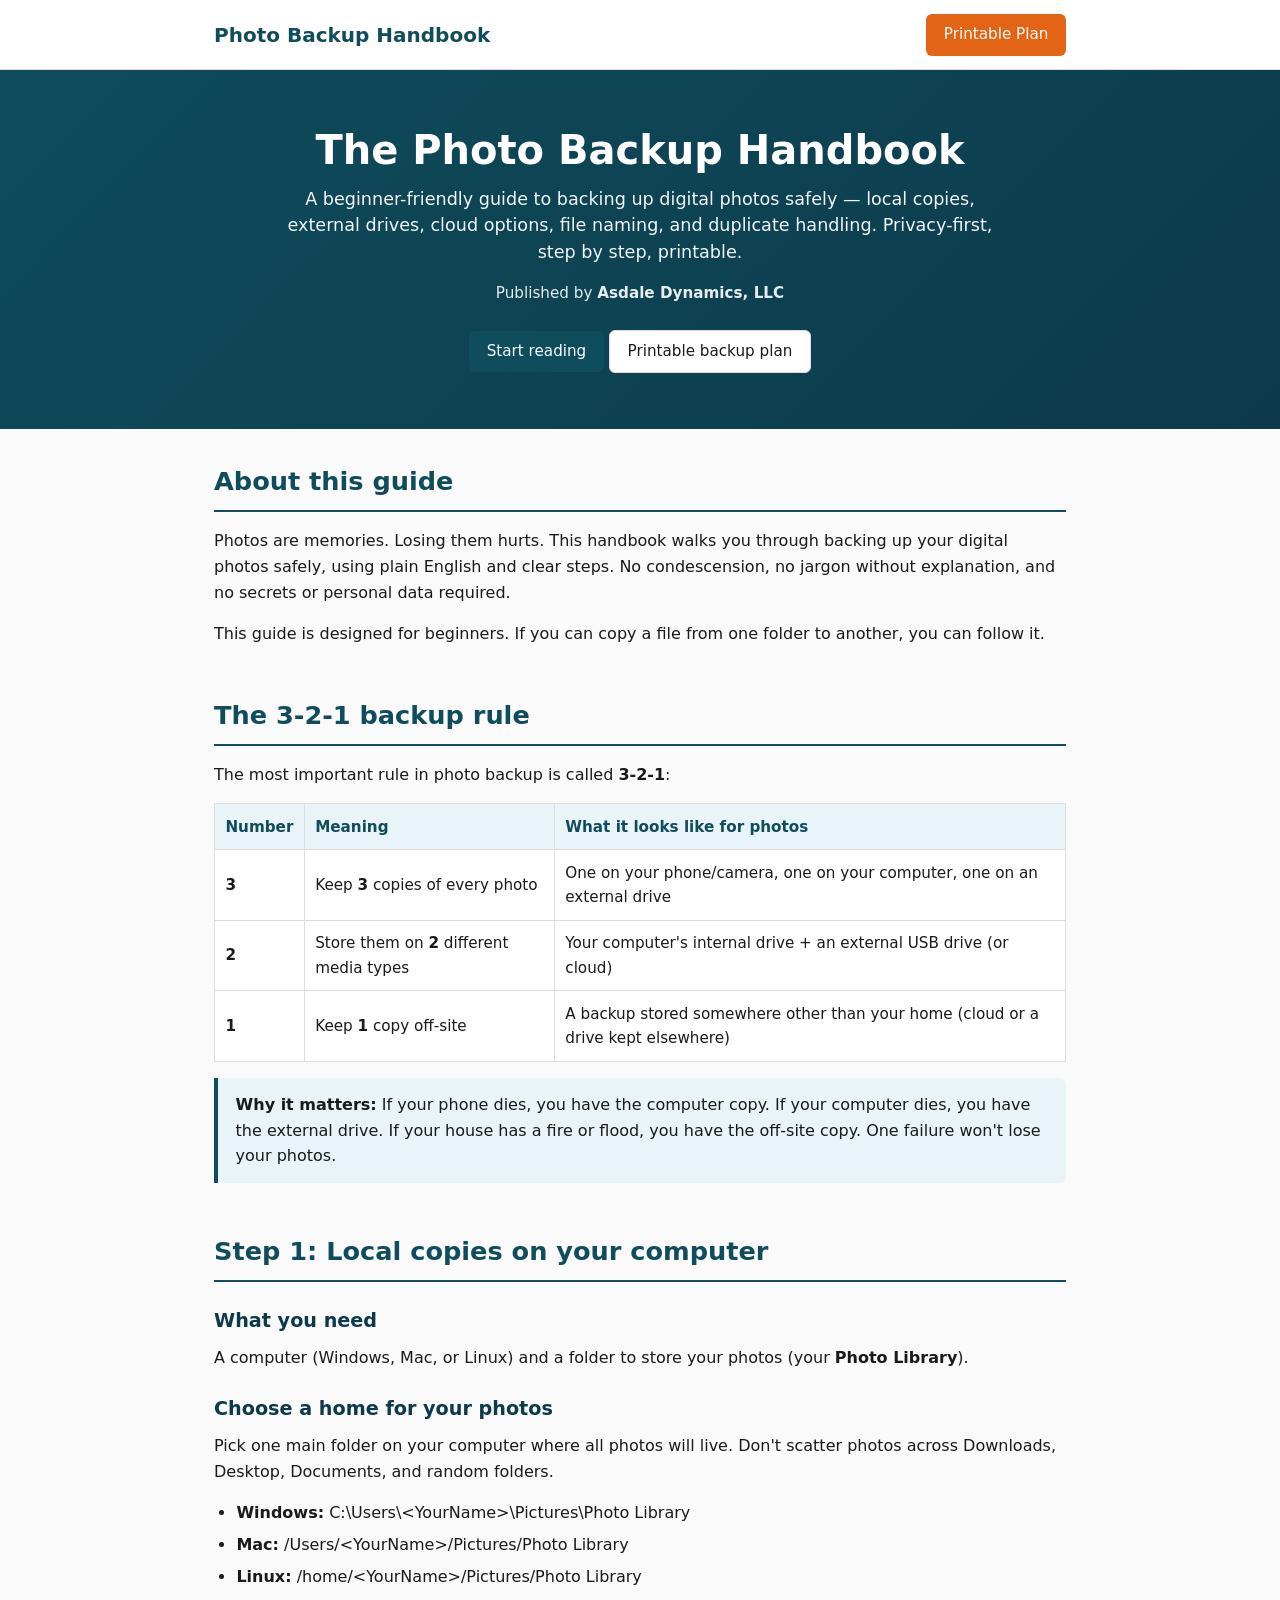
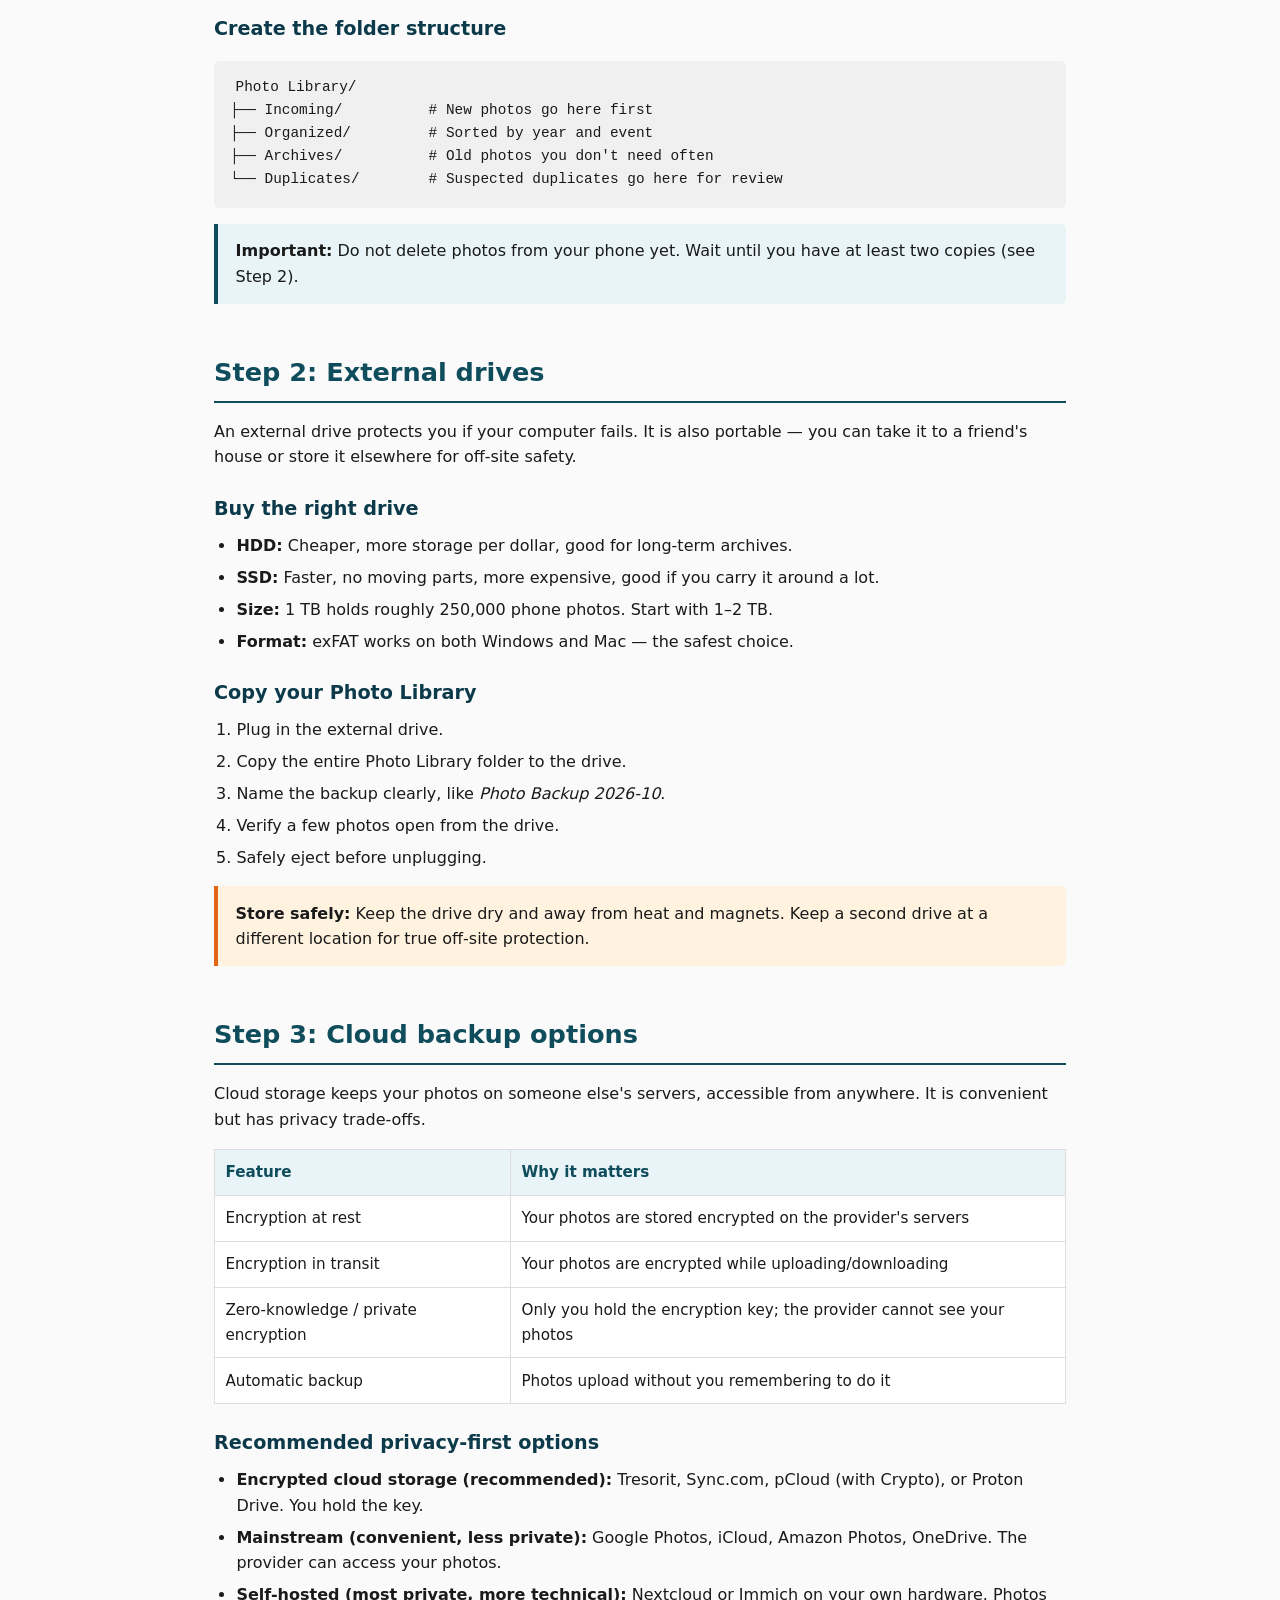
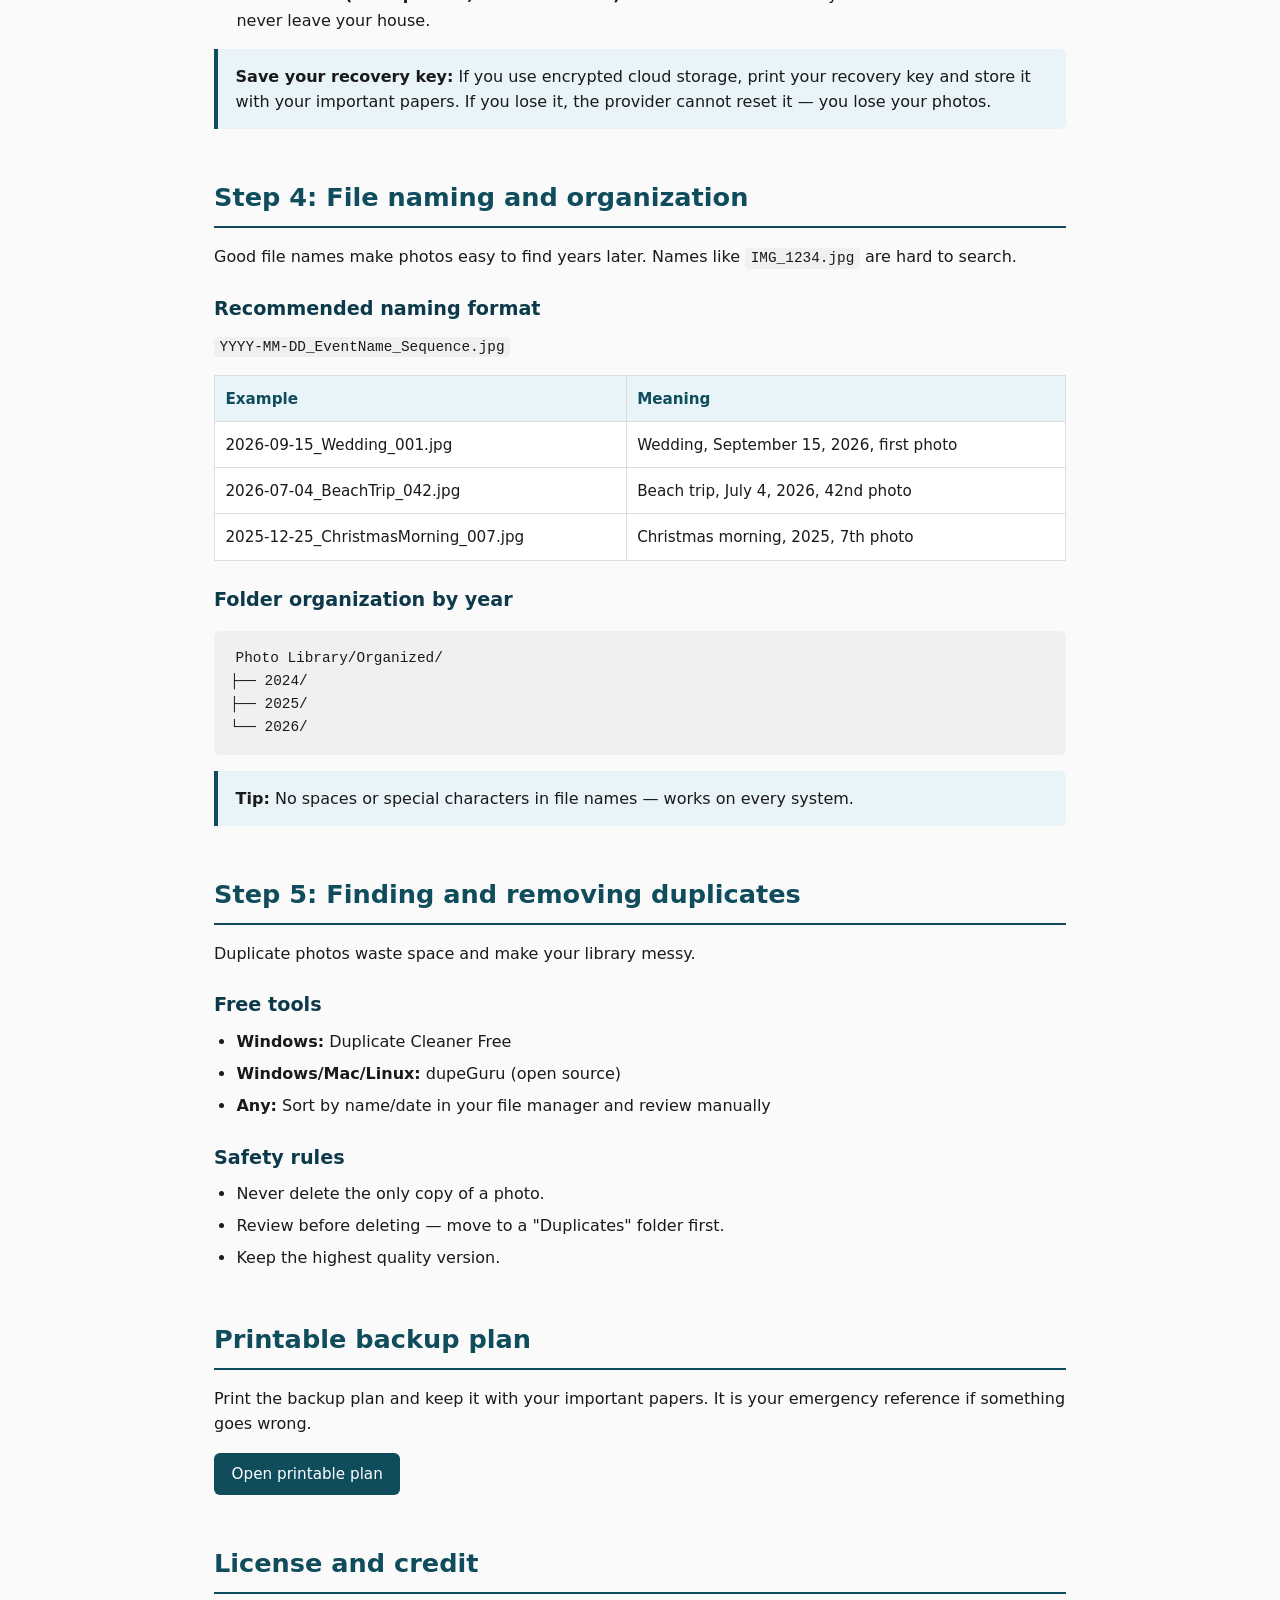
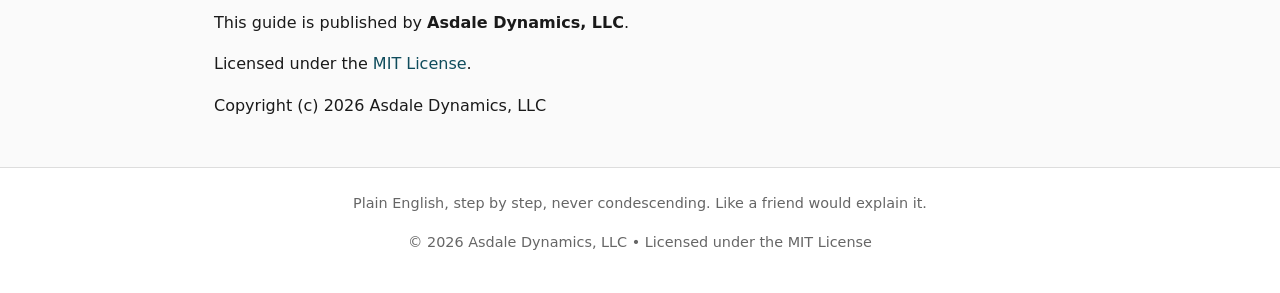
<file: site/index.html>
<!DOCTYPE html>
<html lang="en">
<head>
<meta charset="UTF-8">
<meta name="viewport" content="width=device-width, initial-scale=1.0">
<title>The Photo Backup Handbook — Asdale Dynamics, LLC</title>
<link rel="stylesheet" href="assets/css/style.css">
</head>
<body>

<nav>
  <div class="nav-container">
    <a href="#" class="logo">Photo Backup Handbook</a>
    <a href="printable-backup-plan.html" class="btn print-btn">Printable Plan</a>
  </div>
</nav>

<header class="hero">
  <div class="hero-content">
    <h1>The Photo Backup Handbook</h1>
    <p class="subtitle">A beginner-friendly guide to backing up digital photos safely — local copies, external drives, cloud options, file naming, and duplicate handling. Privacy-first, step by step, printable.</p>
    <p class="credit">Published by <strong>Asdale Dynamics, LLC</strong></p>
    <a href="#contents" class="btn primary">Start reading</a>
    <a href="printable-backup-plan.html" class="btn secondary">Printable backup plan</a>
  </div>
</header>

<main id="contents">
  <section id="intro">
    <h2>About this guide</h2>
    <p>Photos are memories. Losing them hurts. This handbook walks you through backing up your digital photos safely, using plain English and clear steps. No condescension, no jargon without explanation, and no secrets or personal data required.</p>
    <p>This guide is designed for beginners. If you can copy a file from one folder to another, you can follow it.</p>
  </section>

  <section id="rule-321">
    <h2>The 3-2-1 backup rule</h2>
    <p>The most important rule in photo backup is called <strong>3-2-1</strong>:</p>
    <table>
      <thead><tr><th>Number</th><th>Meaning</th><th>What it looks like for photos</th></tr></thead>
      <tbody>
        <tr><td><strong>3</strong></td><td>Keep <strong>3</strong> copies of every photo</td><td>One on your phone/camera, one on your computer, one on an external drive</td></tr>
        <tr><td><strong>2</strong></td><td>Store them on <strong>2</strong> different media types</td><td>Your computer's internal drive + an external USB drive (or cloud)</td></tr>
        <tr><td><strong>1</strong></td><td>Keep <strong>1</strong> copy off-site</td><td>A backup stored somewhere other than your home (cloud or a drive kept elsewhere)</td></tr>
      </tbody>
    </table>
    <p class="callout"><strong>Why it matters:</strong> If your phone dies, you have the computer copy. If your computer dies, you have the external drive. If your house has a fire or flood, you have the off-site copy. One failure won't lose your photos.</p>
  </section>

  <section id="local-copies">
    <h2>Step 1: Local copies on your computer</h2>
    <h3>What you need</h3>
    <p>A computer (Windows, Mac, or Linux) and a folder to store your photos (your <strong>Photo Library</strong>).</p>
    <h3>Choose a home for your photos</h3>
    <p>Pick one main folder on your computer where all photos will live. Don't scatter photos across Downloads, Desktop, Documents, and random folders.</p>
    <ul>
      <li><strong>Windows:</strong> C:\Users\&lt;YourName&gt;\Pictures\Photo Library</li>
      <li><strong>Mac:</strong> /Users/&lt;YourName&gt;/Pictures/Photo Library</li>
      <li><strong>Linux:</strong> /home/&lt;YourName&gt;/Pictures/Photo Library</li>
    </ul>
    <h3>Create the folder structure</h3>
    <pre><code>Photo Library/
├── Incoming/          # New photos go here first
├── Organized/         # Sorted by year and event
├── Archives/          # Old photos you don't need often
└── Duplicates/        # Suspected duplicates go here for review</code></pre>
    <div class="callout"><strong>Important:</strong> Do not delete photos from your phone yet. Wait until you have at least two copies (see Step 2).</div>
  </section>

  <section id="external-drives">
    <h2>Step 2: External drives</h2>
    <p>An external drive protects you if your computer fails. It is also portable — you can take it to a friend's house or store it elsewhere for off-site safety.</p>
    <h3>Buy the right drive</h3>
    <ul>
      <li><strong>HDD:</strong> Cheaper, more storage per dollar, good for long-term archives.</li>
      <li><strong>SSD:</strong> Faster, no moving parts, more expensive, good if you carry it around a lot.</li>
      <li><strong>Size:</strong> 1 TB holds roughly 250,000 phone photos. Start with 1–2 TB.</li>
      <li><strong>Format:</strong> exFAT works on both Windows and Mac — the safest choice.</li>
    </ul>
    <h3>Copy your Photo Library</h3>
    <ol>
      <li>Plug in the external drive.</li>
      <li>Copy the entire Photo Library folder to the drive.</li>
      <li>Name the backup clearly, like <em>Photo Backup 2026-10</em>.</li>
      <li>Verify a few photos open from the drive.</li>
      <li>Safely eject before unplugging.</li>
    </ol>
    <div class="warning"><strong>Store safely:</strong> Keep the drive dry and away from heat and magnets. Keep a second drive at a different location for true off-site protection.</div>
  </section>

  <section id="cloud-options">
    <h2>Step 3: Cloud backup options</h2>
    <p>Cloud storage keeps your photos on someone else's servers, accessible from anywhere. It is convenient but has privacy trade-offs.</p>
    <table>
      <thead><tr><th>Feature</th><th>Why it matters</th></tr></thead>
      <tbody>
        <tr><td>Encryption at rest</td><td>Your photos are stored encrypted on the provider's servers</td></tr>
        <tr><td>Encryption in transit</td><td>Your photos are encrypted while uploading/downloading</td></tr>
        <tr><td>Zero-knowledge / private encryption</td><td>Only you hold the encryption key; the provider cannot see your photos</td></tr>
        <tr><td>Automatic backup</td><td>Photos upload without you remembering to do it</td></tr>
      </tbody>
    </table>
    <h3>Recommended privacy-first options</h3>
    <ul>
      <li><strong>Encrypted cloud storage (recommended):</strong> Tresorit, Sync.com, pCloud (with Crypto), or Proton Drive. You hold the key.</li>
      <li><strong>Mainstream (convenient, less private):</strong> Google Photos, iCloud, Amazon Photos, OneDrive. The provider can access your photos.</li>
      <li><strong>Self-hosted (most private, more technical):</strong> Nextcloud or Immich on your own hardware. Photos never leave your house.</li>
    </ul>
    <div class="callout"><strong>Save your recovery key:</strong> If you use encrypted cloud storage, print your recovery key and store it with your important papers. If you lose it, the provider cannot reset it — you lose your photos.</div>
  </section>

  <section id="file-naming">
    <h2>Step 4: File naming and organization</h2>
    <p>Good file names make photos easy to find years later. Names like <code>IMG_1234.jpg</code> are hard to search.</p>
    <h3>Recommended naming format</h3>
    <p><code>YYYY-MM-DD_EventName_Sequence.jpg</code></p>
    <table>
      <thead><tr><th>Example</th><th>Meaning</th></tr></thead>
      <tbody>
        <tr><td>2026-09-15_Wedding_001.jpg</td><td>Wedding, September 15, 2026, first photo</td></tr>
        <tr><td>2026-07-04_BeachTrip_042.jpg</td><td>Beach trip, July 4, 2026, 42nd photo</td></tr>
        <tr><td>2025-12-25_ChristmasMorning_007.jpg</td><td>Christmas morning, 2025, 7th photo</td></tr>
      </tbody>
    </table>
    <h3>Folder organization by year</h3>
    <pre><code>Photo Library/Organized/
├── 2024/
├── 2025/
└── 2026/</code></pre>
    <div class="callout"><strong>Tip:</strong> No spaces or special characters in file names — works on every system.</div>
  </section>

  <section id="duplicates">
    <h2>Step 5: Finding and removing duplicates</h2>
    <p>Duplicate photos waste space and make your library messy.</p>
    <h3>Free tools</h3>
    <ul>
      <li><strong>Windows:</strong> Duplicate Cleaner Free</li>
      <li><strong>Windows/Mac/Linux:</strong> dupeGuru (open source)</li>
      <li><strong>Any:</strong> Sort by name/date in your file manager and review manually</li>
    </ul>
    <h3>Safety rules</h3>
    <ul>
      <li>Never delete the only copy of a photo.</li>
      <li>Review before deleting — move to a "Duplicates" folder first.</li>
      <li>Keep the highest quality version.</li>
    </ul>
  </section>

  <section id="printable">
    <h2>Printable backup plan</h2>
    <p>Print the backup plan and keep it with your important papers. It is your emergency reference if something goes wrong.</p>
    <a href="printable-backup-plan.html" class="btn primary">Open printable plan</a>
  </section>

  <section id="license">
    <h2>License and credit</h2>
    <p>This guide is published by <strong>Asdale Dynamics, LLC</strong>.</p>
    <p>Licensed under the <a href="https://opensource.org/licenses/MIT">MIT License</a>.</p>
    <p>Copyright (c) 2026 Asdale Dynamics, LLC</p>
  </section>
</main>

<footer>
  <p>Plain English, step by step, never condescending. Like a friend would explain it.</p>
  <p>&copy; 2026 Asdale Dynamics, LLC &bull; Licensed under the MIT License</p>
</footer>

<script src="assets/js/script.js"></script>
</body>
</html>
</file>
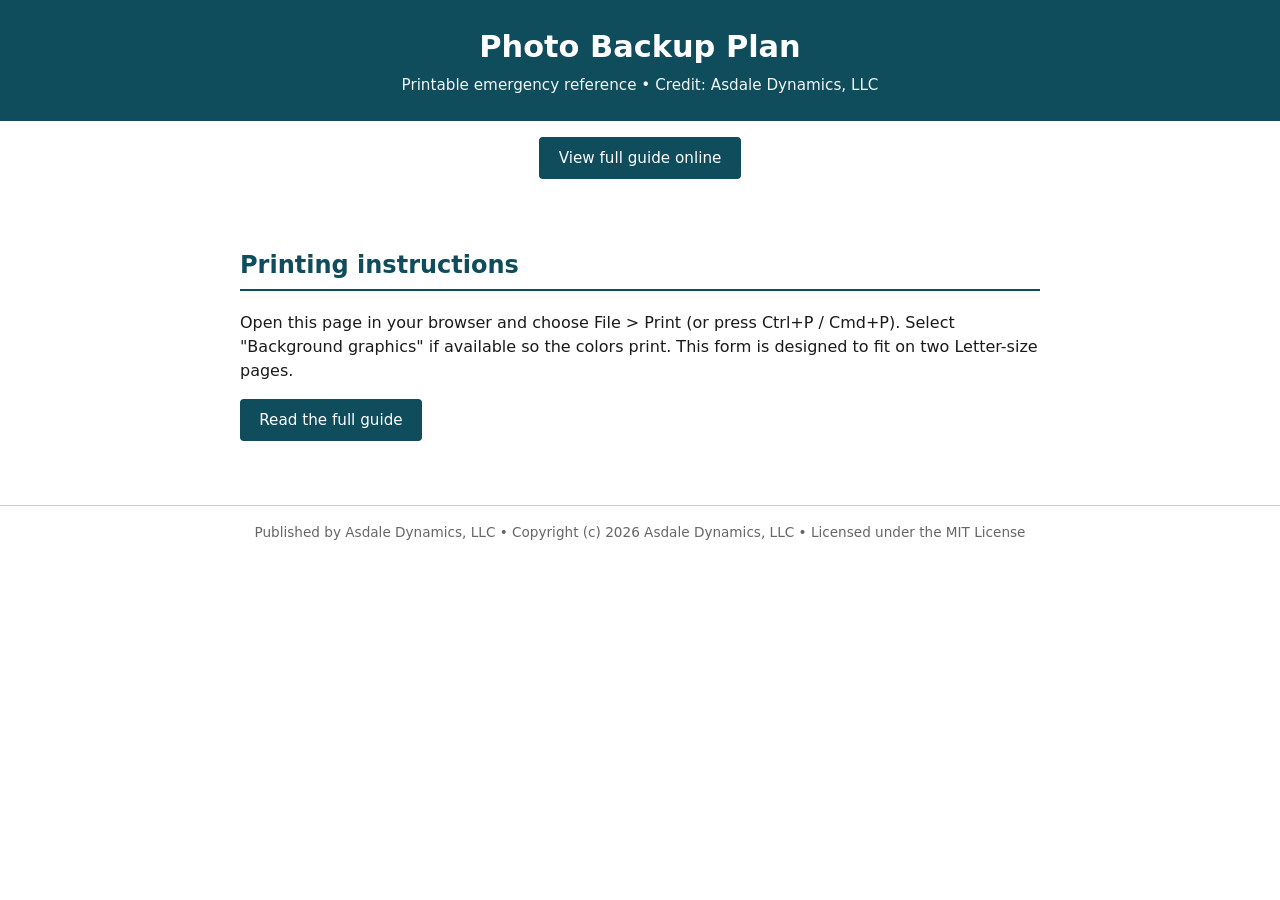
<file: site/printable-backup-plan.html>
<!DOCTYPE html>
<html lang="en">
<head>
<meta charset="UTF-8">
<meta name="viewport" content="width=device-width, initial-scale=1.0">
<title>Photo Backup Plan — Printable | Asdale Dynamics, LLC</title>
<style>
  @page { size: Letter; margin: 1.8cm; }
  body { font-family: "Segoe UI", system-ui, -apple-system, sans-serif; color: #1a1a1a; line-height: 1.5; margin: 0; padding: 0; }
  .print-only { display: none; }
  @media print {
    body { -webkit-print-color-adjust: exact; }
    .no-print, .nav, .btn { display: none !important; }
    .print-only { display: block; }
    .page-break { page-break-before: always; }
    .field { border-bottom: 1px solid #999; min-height: 1.4rem; }
    .checkbox { border: 1px solid #444; width: 1rem; height: 1rem; display: inline-block; vertical-align: middle; margin-right: 0.4rem; }
  }
  header { background: #0f4c5c; color: #fff; padding: 1.5rem 2rem; text-align: center; }
  header h1 { margin: 0; font-size: 1.9rem; }
  header p { margin: 0.3rem 0 0; opacity: 0.95; font-size: 0.95rem; }
  main { max-width: 800px; margin: 0 auto; padding: 2rem; }
  h2 { color: #0f4c5c; border-bottom: 2px solid #0f4c5c; padding-bottom: 0.4rem; }
  h3 { color: #333; margin-top: 1.5rem; }
  table { width: 100%; border-collapse: collapse; margin: 1rem 0; }
  th, td { border: 1px solid #ccc; padding: 0.6rem; text-align: left; font-size: 0.9rem; }
  th { background: #e8f4f8; }
  .field { border-bottom: 1px solid #999; min-height: 1.4rem; padding: 0.3rem 0; }
  .checkbox-group { margin: 0.5rem 0; }
  .callout { background: #e8f4f8; border-left: 4px solid #0f4c5c; padding: 0.8rem; margin: 1rem 0; }
  .warning { background: #fff3e0; border-left: 4px solid #e67e22; padding: 0.8rem; margin: 1rem 0; }
  footer { text-align: center; padding: 1rem; color: #666; font-size: 0.85rem; margin-top: 2rem; border-top: 1px solid #ccc; }
  .nav { text-align: center; margin: 1rem 0; }
  .btn { background: #0f4c5c; color: #fff; border: none; padding: 0.6rem 1.2rem; font-size: 0.95rem; cursor: pointer; border-radius: 4px; text-decoration: none; display: inline-block; }
  .btn:hover { background: #0c3a4a; }
  .three-two-1 { background: #f4f4f4; border: 1px solid #ddd; border-radius: 6px; padding: 1rem; margin: 1rem 0; }
</style>
</head>
<body>

<header>
  <h1>Photo Backup Plan</h1>
  <p>Printable emergency reference &bull; Credit: Asdale Dynamics, LLC</p>
</header>

<nav class="nav no-print">
  <a href="index.html" class="btn">View full guide online</a>
</nav>

<main>

<section class="print-only">
  <h2 style="page-break-before: always;">Your 3-2-1 Backup Plan</h2>
  <p>Fill this in and keep it with your important papers. The 3-2-1 rule: 3 copies, 2 media types, 1 off-site.</p>

  <div class="three-two-1">
    <h3>Copy 1 — Primary (your computer)</h3>
    <p>Photo Library location: <span class="field"></span></p>
    <p>Last verified: <span class="field"></span></p>

    <h3>Copy 2 — External drive</h3>
    <p>Drive label / serial: <span class="field"></span></p>
    <p>Drive stored at: <span class="field"></span></p>
    <p>Last verified: <span class="field"></span></p>

    <h3>Copy 3 — Off-site</h3>
    <p>Cloud provider (or second drive location): <span class="field"></span></p>
    <p>Account email: <span class="field"></span></p>
    <p>Recovery key stored at: <span class="field"></span></p>
    <p>Last verified: <span class="field"></span></p>
  </div>
</section>

<section class="page-break print-only">
  <h2>Maintenance Schedule</h2>
  <table>
    <thead>
      <tr><th>When</th><th>Task</th><th>Done (check)</th></tr>
    </thead>
    <tbody>
      <tr><td>Weekly</td><td>Copy new photos from phone/camera to computer</td><td><span class="checkbox"></span></td></tr>
      <tr><td>Monthly</td><td>Verify external drive matches computer</td><td><span class="checkbox"></span></td></tr>
      <tr><td>Monthly</td><td>Check cloud uploads completed (no error icons)</td><td><span class="checkbox"></span></td></tr>
      <tr><td>Every 6 months</td><td>Test restoring a photo from each backup</td><td><span class="checkbox"></span></td></tr>
      <tr><td>Yearly</td><td>Buy new external drive; copy photos to it</td><td><span class="checkbox"></span></td></tr>
      <tr><td>Yearly</td><td>Review and update this backup plan</td><td><span class="checkbox"></span></td></tr>
    </tbody>
  </table>

  <div class="warning">
    <h3>Before deleting anything</h3>
    <p>Never delete a photo unless you have at least two other copies. Move suspected duplicates to a "Duplicates" folder first. Wait a week, then delete only if you haven't needed them.</p>
  </div>

  <div class="callout">
    <h3>Emergency contacts</h3>
    <p>If you need help with this plan, contact Asdale Dynamics, LLC through their website.</p>
  </div>
</section>

<section class="no-print">
  <h2>Printing instructions</h2>
  <p>Open this page in your browser and choose File &gt; Print (or press Ctrl+P / Cmd+P). Select "Background graphics" if available so the colors print. This form is designed to fit on two Letter-size pages.</p>
  <a href="index.html" class="btn">Read the full guide</a>
</section>

</main>

<footer>
  Published by Asdale Dynamics, LLC &bull; Copyright (c) 2026 Asdale Dynamics, LLC &bull; Licensed under the MIT License
</footer>

</body>
</html>
</file>
<file: site/assets/css/style.css>
/* Photo Backup Handbook — Site styles */
:root {
  --primary: #0f4c5c;
  --primary-dark: #0c3a4a;
  --accent: #e36414;
  --bg: #fafafa;
  --card: #ffffff;
  --text: #1a1a1a;
  --muted: #666;
  --border: #ddd;
}

* { box-sizing: border-box; margin: 0; padding: 0; }

html { scroll-behavior: smooth; }

body {
  font-family: "Segoe UI", system-ui, -apple-system, BlinkMacSystemFont, "Roboto", sans-serif;
  color: var(--text);
  background: var(--bg);
  line-height: 1.6;
}

a { color: var(--primary); text-decoration: none; }
a:hover { text-decoration: underline; }

nav {
  background: var(--card);
  border-bottom: 1px solid var(--border);
  position: sticky;
  top: 0;
  z-index: 100;
}

.nav-container {
  max-width: 900px;
  margin: 0 auto;
  padding: 0.85rem 1.5rem;
  display: flex;
  align-items: center;
  justify-content: space-between;
  gap: 1rem;
}

.logo {
  font-weight: 700;
  font-size: 1.25rem;
  color: var(--primary);
}

.btn {
  display: inline-block;
  padding: 0.55rem 1.1rem;
  border-radius: 6px;
  font-size: 0.95rem;
  font-weight: 500;
  cursor: pointer;
  border: none;
  transition: background 0.2s, transform 0.1s;
}

.btn:active { transform: scale(0.97); }

.btn.primary { background: var(--primary); color: #fff; }
.btn.primary:hover { background: var(--primary-dark); text-decoration: none; }

.btn.secondary { background: #fff; color: var(--text); border: 1px solid var(--border); }
.btn.secondary:hover { background: #f4f4f4; text-decoration: none; }

.btn.print-btn { background: var(--accent); color: #fff; }
.btn.print-btn:hover { background: #d05311; text-decoration: none; }

header.hero {
  background: linear-gradient(135deg, var(--primary), var(--primary-dark));
  color: #fff;
  padding: 3.5rem 1.5rem;
  text-align: center;
}

header.hero h1 {
  font-size: 2.5rem;
  margin-bottom: 0.75rem;
  line-height: 1.2;
}

.subtitle {
  font-size: 1.1rem;
  opacity: 0.95;
  max-width: 720px;
  margin: 0 auto 1rem auto;
  line-height: 1.5;
}

.credit {
  font-size: 0.95rem;
  opacity: 0.9;
  margin-bottom: 1.5rem;
}

main {
  max-width: 900px;
  margin: 0 auto;
  padding: 2rem 1.5rem;
}

section {
  margin-bottom: 3rem;
}

section:last-child { margin-bottom: 1rem; }

h2 {
  font-size: 1.6rem;
  color: var(--primary);
  margin-bottom: 1rem;
  border-bottom: 2px solid var(--primary);
  padding-bottom: 0.5rem;
}

h3 {
  font-size: 1.2rem;
  color: var(--primary-dark);
  margin-top: 1.5rem;
  margin-bottom: 0.5rem;
}

p { margin-bottom: 1rem; }

ul, ol { margin-bottom: 1rem; padding-left: 1.4rem; }
li { margin-bottom: 0.4rem; }

table {
  width: 100%;
  border-collapse: collapse;
  margin: 1rem 0;
  background: var(--card);
}

th, td {
  border: 1px solid var(--border);
  padding: 0.65rem;
  text-align: left;
  font-size: 0.95rem;
}

th { background: #e8f4f8; color: var(--primary); font-weight: 600; }

code {
  font-family: ui-monospace, SFMono-Regular, Menlo, Monaco, Consolas, monospace;
  background: #f0f0f0;
  padding: 0.15rem 0.35rem;
  border-radius: 4px;
  font-size: 0.9em;
}

pre {
  background: #f0f0f0;
  padding: 1rem;
  border-radius: 6px;
  overflow-x: auto;
  margin: 1rem 0;
}

.callout {
  background: #e8f4f8;
  border-left: 4px solid var(--primary);
  padding: 0.9rem 1.1rem;
  margin: 1rem 0;
  border-radius: 0 6px 6px 0;
}

.warning {
  background: #fff3e0;
  border-left: 4px solid var(--accent);
  padding: 0.9rem 1.1rem;
  margin: 1rem 0;
  border-radius: 0 6px 6px 0;
}

footer {
  background: var(--card);
  border-top: 1px solid var(--border);
  padding: 1.5rem;
  text-align: center;
  color: var(--muted);
  font-size: 0.9rem;
}

@media (max-width: 600px) {
  header.hero h1 { font-size: 1.9rem; }
  .nav-container { flex-direction: column; align-items: stretch; gap: 0.75rem; }
  .btn { width: 100%; text-align: center; }
}
</file>
